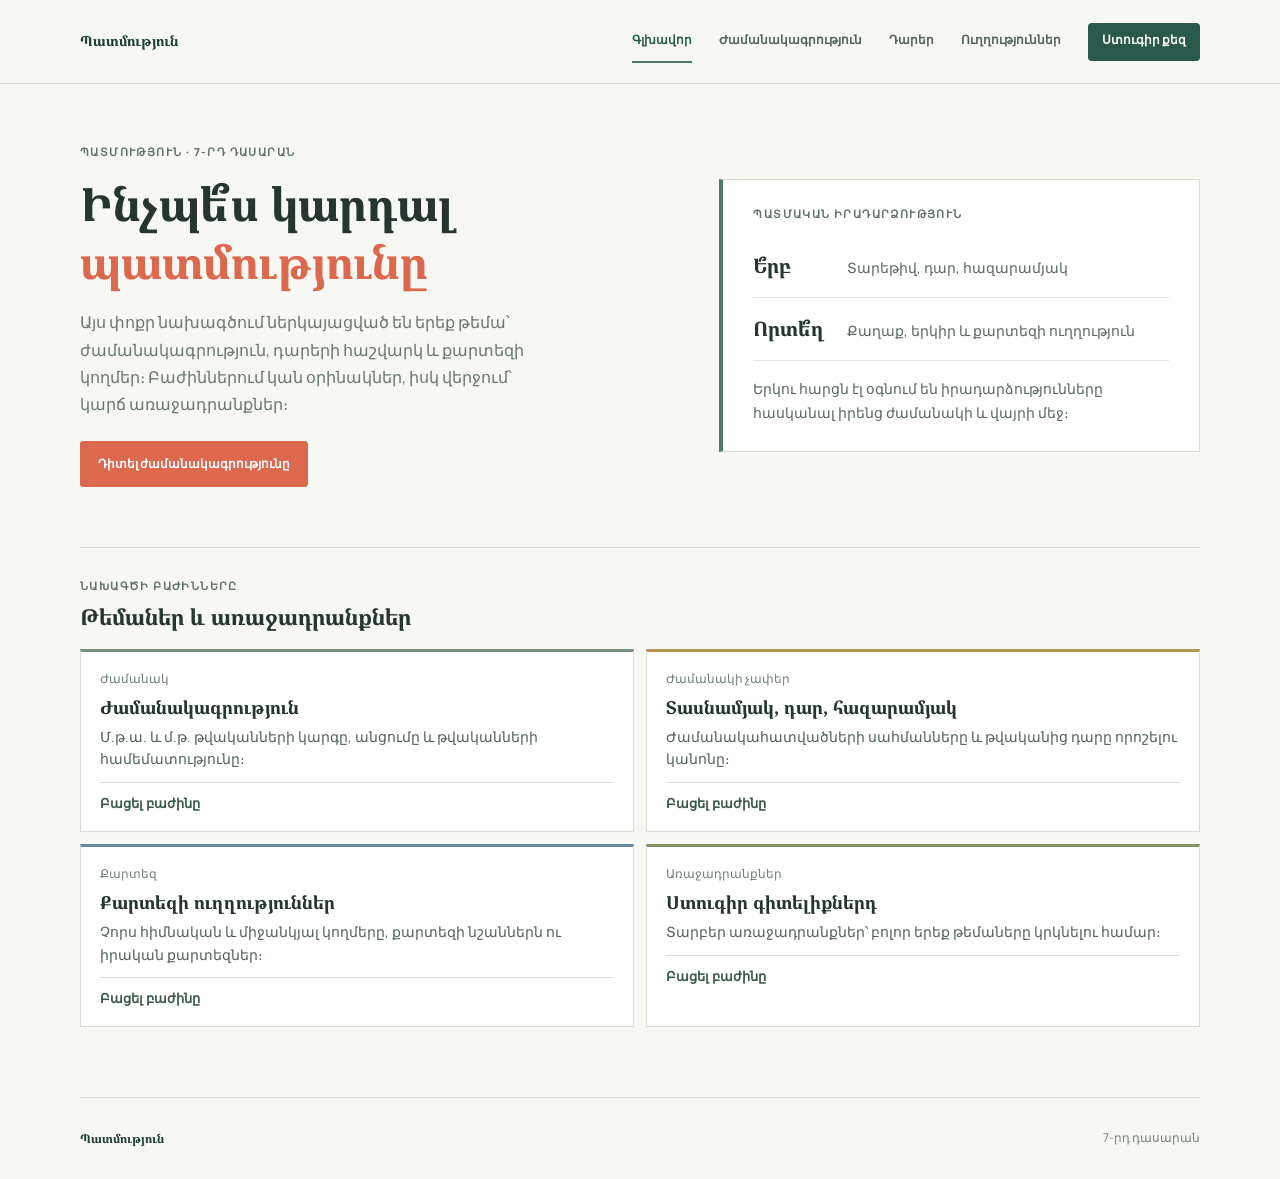
<file: index.html>
<!doctype html>
<html lang="hy">
<head>
	<meta charset="utf-8">
	<meta name="viewport" content="width=device-width, initial-scale=1">
	<meta name="theme-color" content="#f6f4ed">
		<title>Ժամանակագրություն և քարտեզ | Պատմություն, 7-րդ դասարան</title>
	<link rel="preconnect" href="https://fonts.googleapis.com">
	<link rel="preconnect" href="https://fonts.gstatic.com" crossorigin>
	<link href="https://fonts.googleapis.com/css2?family=Manrope:wght@400;500;600;700;800&family=Noto+Serif+Armenian:wght@500;600;700;800&display=swap" rel="stylesheet">
	<link rel="stylesheet" href="style.css">
	<script src="script.js" defer></script>
</head>
<body data-page="home">
	<header class="site-header">
		<a class="brand" href="index.html" aria-label="Պատմություն՝ գլխավոր էջ">Պատմություն</a>
		<nav class="main-nav" aria-label="Գլխավոր նավարկում">
			<a class="active" href="index.html" aria-current="page">Գլխավոր</a>
			<a href="time.html">Ժամանակագրություն</a>
			<a href="centuries.html">Դարեր</a>
			<a href="directions.html">Ուղղություններ</a>
			<a class="nav-quiz" href="practice.html">Ստուգիր քեզ</a>
		</nav>
	</header>
	<main>
		<section class="home-hero page-shell">
			<div class="hero-copy">
				<p class="eyebrow">ՊԱՏՄՈՒԹՅՈՒՆ · 7-ՐԴ ԴԱՍԱՐԱՆ</p>
				<h1>Ինչպե՞ս կարդալ<br><em>պատմությունը</em></h1>
				<p class="hero-intro">Այս փոքր նախագծում ներկայացված են երեք թեմա՝ ժամանակագրություն, դարերի հաշվարկ և քարտեզի կողմեր։ Բաժիններում կան օրինակներ, իսկ վերջում՝ կարճ առաջադրանքներ։</p>
				<a class="button button-primary" href="time.html">Դիտել ժամանակագրությունը</a>
			</div>
			<aside class="overview-panel" aria-label="Այս նախագծի հիմնական գաղափարները">
				<p class="eyebrow">ՊԱՏՄԱԿԱՆ ԻՐԱԴԱՐՁՈՒԹՅՈՒՆ</p>
				<div class="overview-question"><span>Ե՞րբ</span><p>Տարեթիվ, դար, հազարամյակ</p></div>
				<div class="overview-question"><span>Որտե՞ղ</span><p>Քաղաք, երկիր և քարտեզի ուղղություն</p></div>
				<p class="overview-note">Երկու հարցն էլ օգնում են իրադարձությունները հասկանալ իրենց ժամանակի և վայրի մեջ։</p>
			</aside>
		</section>
		<section class="learning-section page-shell" aria-labelledby="sections-title">
			<div class="section-heading"><div><p class="eyebrow">ՆԱԽԱԳԾԻ ԲԱԺԻՆՆԵՐԸ</p><h2 id="sections-title">Թեմաներ և առաջադրանքներ</h2></div></div>
			<div class="lesson-grid">
				<a class="lesson-card card-coral" href="time.html"><span class="section-label">Ժամանակ</span><h3>Ժամանակագրություն</h3><p>Մ.թ.ա. և մ.թ. թվականների կարգը, անցումը և թվականների համեմատությունը։</p><span class="card-link">Բացել բաժինը</span></a>
				<a class="lesson-card card-yellow" href="centuries.html"><span class="section-label">Ժամանակի չափեր</span><h3>Տասնամյակ, դար, հազարամյակ</h3><p>Ժամանակահատվածների սահմանները և թվականից դարը որոշելու կանոնը։</p><span class="card-link">Բացել բաժինը</span></a>
				<a class="lesson-card card-blue" href="directions.html"><span class="section-label">Քարտեզ</span><h3>Քարտեզի ուղղություններ</h3><p>Չորս հիմնական և միջանկյալ կողմերը, քարտեզի նշաններն ու իրական քարտեզներ։</p><span class="card-link">Բացել բաժինը</span></a>
				<a class="lesson-card card-green" href="practice.html"><span class="section-label">Առաջադրանքներ</span><h3>Ստուգիր գիտելիքներդ</h3><p>Տարբեր առաջադրանքներ՝ բոլոր երեք թեմաները կրկնելու համար։</p><span class="card-link">Բացել բաժինը</span></a>
			</div>
		</section>
	</main>
	<footer class="site-footer page-shell"><a class="brand footer-brand" href="index.html">Պատմություն</a><span>7-րդ դասարան</span></footer>
</body>
</html>
</file>
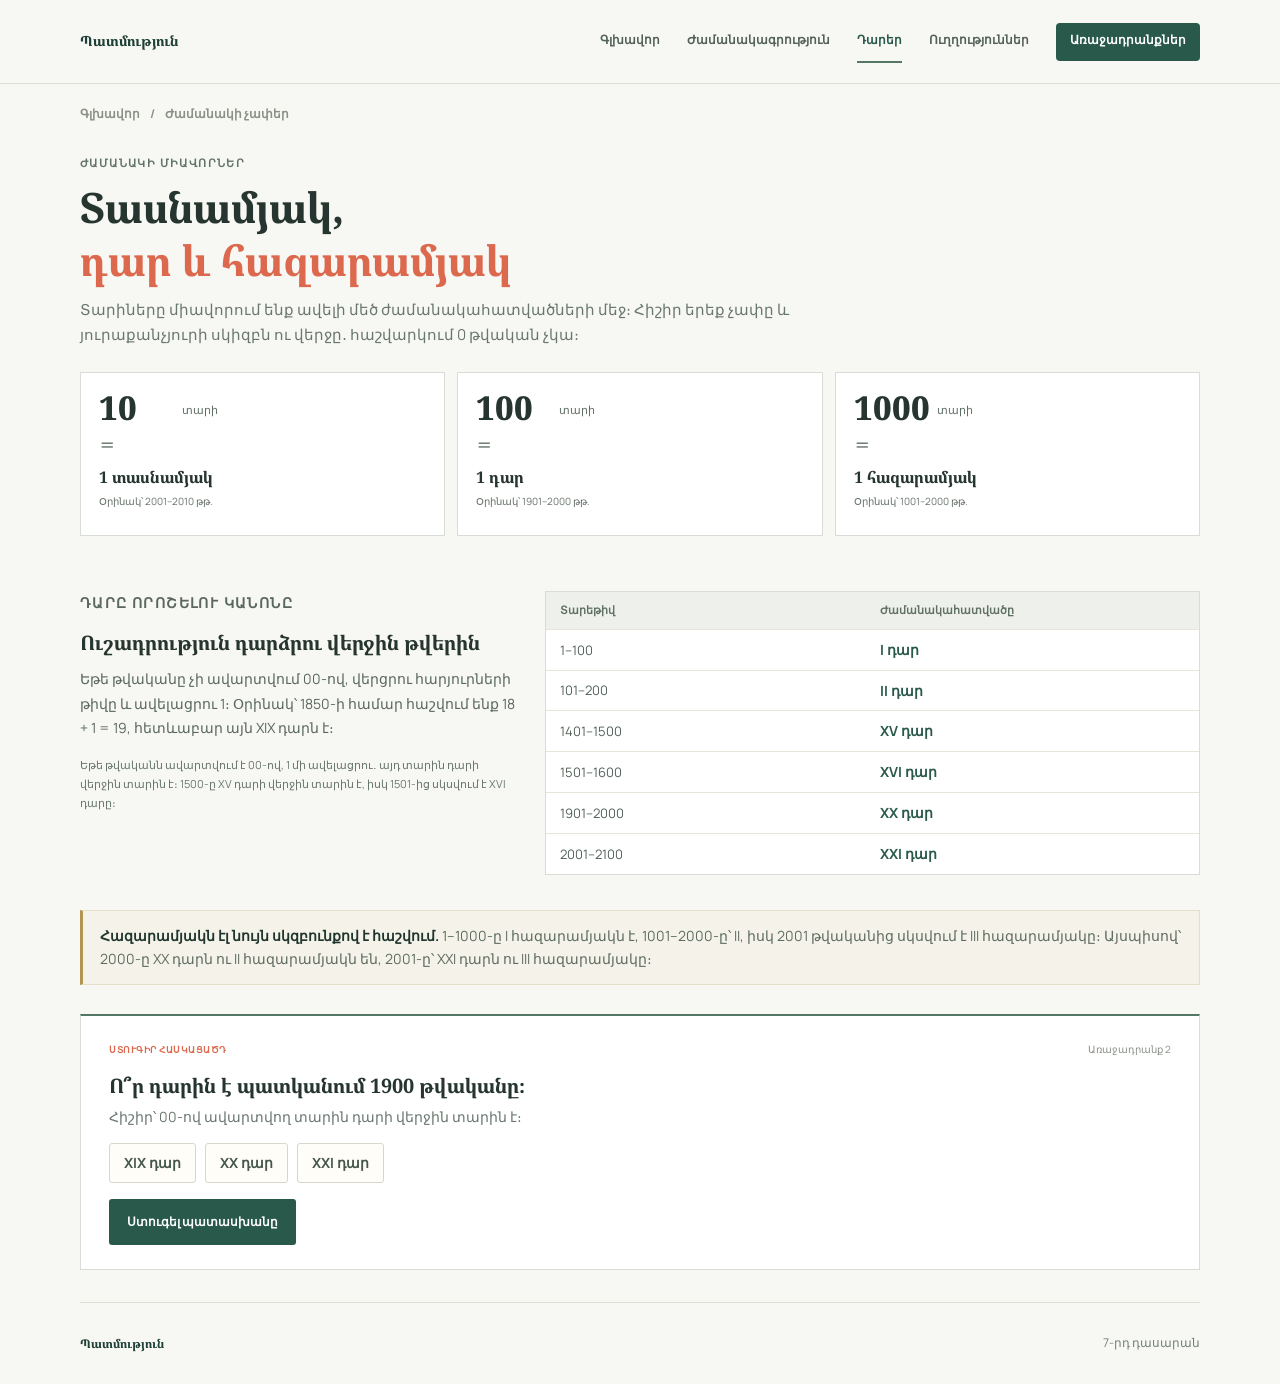
<file: centuries.html>
<!doctype html>
<html lang="hy">
<head>
  <meta charset="utf-8"><meta name="viewport" content="width=device-width, initial-scale=1"><meta name="theme-color" content="#f6f4ed">
  <title>Դար և հազարամյակ | Պատմություն, 7-րդ դասարան</title>
  <link rel="preconnect" href="https://fonts.googleapis.com"><link rel="preconnect" href="https://fonts.gstatic.com" crossorigin><link href="https://fonts.googleapis.com/css2?family=Manrope:wght@400;500;600;700;800&family=Noto+Serif+Armenian:wght@500;600;700;800&display=swap" rel="stylesheet">
  <link rel="stylesheet" href="style.css"><script src="script.js" defer></script>
</head>
<body data-page="centuries">
  <header class="site-header"><a class="brand" href="index.html">Պատմություն</a><nav class="main-nav" aria-label="Գլխավոր նավարկում"><a href="index.html">Գլխավոր</a><a href="time.html">Ժամանակագրություն</a><a class="active" href="centuries.html" aria-current="page">Դարեր</a><a href="directions.html">Ուղղություններ</a><a class="nav-quiz" href="practice.html">Առաջադրանքներ</a></nav></header>
  <main class="page-shell lesson-page"><div class="breadcrumb"><a href="index.html">Գլխավոր</a><span>/</span><span>Ժամանակի չափեր</span></div>
    <section class="lesson-intro"><div><p class="eyebrow">ԺԱՄԱՆԱԿԻ ՄԻԱՎՈՐՆԵՐ</p><h1>Տասնամյակ,<br><em>դար և հազարամյակ</em></h1><p>Տարիները միավորում ենք ավելի մեծ ժամանակահատվածների մեջ։ Հիշիր երեք չափը և յուրաքանչյուրի սկիզբն ու վերջը․ հաշվարկում 0 թվական չկա։</p></div></section>
    <section class="number-facts"><article class="number-fact"><span class="fact-number">10</span><span class="fact-unit">տարի</span><span class="fact-equals">=</span><h2>1 տասնամյակ</h2><p>Օրինակ՝ 2001–2010 թթ.</p></article><article class="number-fact"><span class="fact-number">100</span><span class="fact-unit">տարի</span><span class="fact-equals">=</span><h2>1 դար</h2><p>Օրինակ՝ 1901–2000 թթ.</p></article><article class="number-fact"><span class="fact-number">1000</span><span class="fact-unit">տարի</span><span class="fact-equals">=</span><h2>1 հազարամյակ</h2><p>Օրինակ՝ 1001–2000 թթ.</p></article></section>
    <section class="century-example"><div><p class="eyebrow">ԴԱՐԸ ՈՐՈՇԵԼՈՒ ԿԱՆՈՆԸ</p><h2>Ուշադրություն դարձրու վերջին թվերին</h2><p>Եթե թվականը չի ավարտվում 00-ով, վերցրու հարյուրների թիվը և ավելացրու 1։ Օրինակ՝ 1850-ի համար հաշվում ենք 18 + 1 = 19, հետևաբար այն XIX դարն է։</p><p>Եթե թվականն ավարտվում է 00-ով, 1 մի ավելացրու․ այդ տարին դարի վերջին տարին է։ 1500-ը XV դարի վերջին տարին է, իսկ 1501-ից սկսվում է XVI դարը։</p></div><div class="example-table"><div class="table-row table-head"><span>Տարեթիվ</span><span>Ժամանակահատվածը</span></div><div class="table-row"><span>1–100</span><b>I դար</b></div><div class="table-row"><span>101–200</span><b>II դար</b></div><div class="table-row"><span>1401–1500</span><b>XV դար</b></div><div class="table-row"><span>1501–1600</span><b>XVI դար</b></div><div class="table-row"><span>1901–2000</span><b>XX դար</b></div><div class="table-row"><span>2001–2100</span><b>XXI դար</b></div></div></section>
    <section class="tip-strip"><p><b>Հազարամյակն էլ նույն սկզբունքով է հաշվում.</b> 1–1000-ը I հազարամյակն է, 1001–2000-ը՝ II, իսկ 2001 թվականից սկսվում է III հազարամյակը։ Այսպիսով՝ 2000-ը XX դարն ու II հազարամյակն են, 2001-ը՝ XXI դարն ու III հազարամյակը։</p></section>
    <section class="quiz-panel" data-quiz><div class="quiz-heading"><span class="quiz-tag">ՍՏՈՒԳԻՐ ՀԱՍԿԱՑԱԾԴ</span><span class="quiz-count">Առաջադրանք 2</span></div><h2>Ո՞ր դարին է պատկանում 1900 թվականը։</h2><p class="quiz-prompt">Հիշիր՝ 00-ով ավարտվող տարին դարի վերջին տարին է։</p><div class="answer-options"><button class="answer-option" data-answer="XIX դար" aria-pressed="false">XIX դար</button><button class="answer-option" data-answer="XX դար" aria-pressed="false">XX դար</button><button class="answer-option" data-answer="XXI դար" aria-pressed="false">XXI դար</button></div><button class="button button-dark check-answer" data-correct="XIX դար" data-feedback="Ճիշտ է։ 1801–1900 թվականները XIX դարն են, ուստի 1900-ը դրա վերջին տարին է։">Ստուգել պատասխանը</button><p class="quiz-feedback" aria-live="polite"></p></section>
  </main><footer class="site-footer page-shell"><a class="brand footer-brand" href="index.html">Պատմություն</a><span>7-րդ դասարան</span></footer>
</body>
</html>
</file>
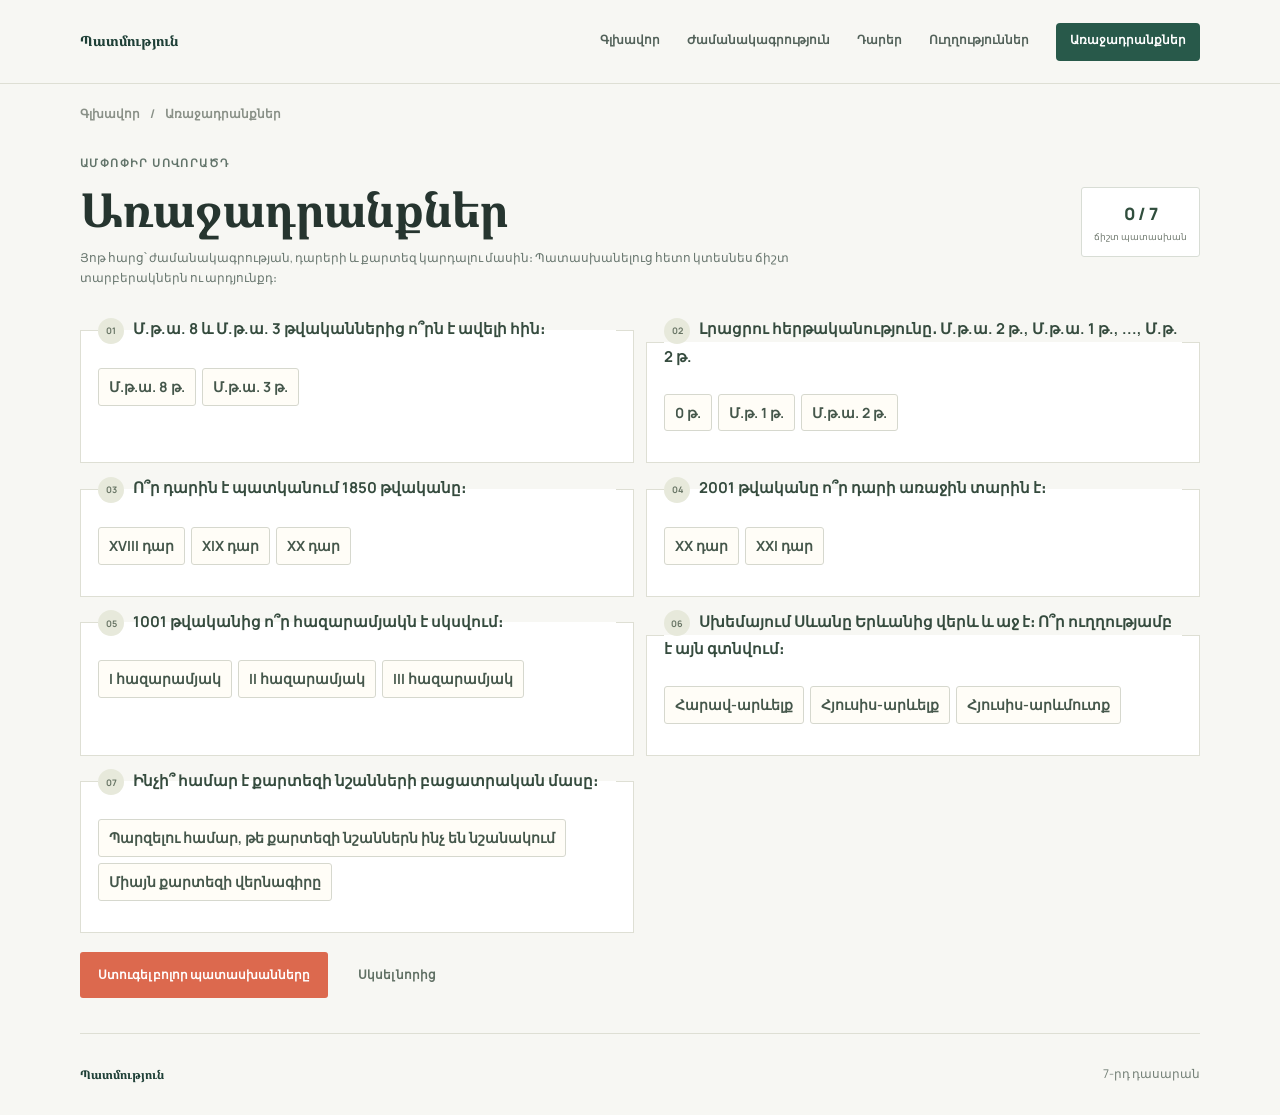
<file: practice.html>
<!doctype html>
<html lang="hy">
<head>
  <meta charset="utf-8"><meta name="viewport" content="width=device-width, initial-scale=1"><meta name="theme-color" content="#f6f4ed">
  <title>Առաջադրանքներ | Պատմություն, 7-րդ դասարան</title>
  <link rel="preconnect" href="https://fonts.googleapis.com"><link rel="preconnect" href="https://fonts.gstatic.com" crossorigin><link href="https://fonts.googleapis.com/css2?family=Manrope:wght@400;500;600;700;800&family=Noto+Serif+Armenian:wght@500;600;700;800&display=swap" rel="stylesheet">
  <link rel="stylesheet" href="style.css"><script src="script.js" defer></script>
</head>
<body data-page="practice">
  <header class="site-header"><a class="brand" href="index.html">Պատմություն</a><nav class="main-nav" aria-label="Գլխավոր նավարկում"><a href="index.html">Գլխավոր</a><a href="time.html">Ժամանակագրություն</a><a href="centuries.html">Դարեր</a><a href="directions.html">Ուղղություններ</a><a class="nav-quiz active" href="practice.html" aria-current="page">Առաջադրանքներ</a></nav></header>
  <main class="page-shell lesson-page practice-page"><div class="breadcrumb"><a href="index.html">Գլխավոր</a><span>/</span><span>Առաջադրանքներ</span></div>
    <section class="practice-intro"><div><p class="eyebrow">ԱՄՓՈՓԻՐ ՍՈՎՈՐԱԾԴ</p><h1>Առաջադրանքներ</h1><p>Յոթ հարց՝ ժամանակագրության, դարերի և քարտեզ կարդալու մասին։ Պատասխանելուց հետո կտեսնես ճիշտ տարբերակներն ու արդյունքդ։</p></div><div class="score-stamp"><span id="score-count">0 / 7</span><small>ճիշտ պատասխան</small></div></section>
    <form class="challenge-list" data-final-quiz>
      <fieldset class="challenge" data-answer="Մ.թ.ա. 8 թ."><legend><span>01</span> Մ.թ.ա. 8 և Մ.թ.ա. 3 թվականներից ո՞րն է ավելի հին։</legend><div class="answer-options"><label class="answer-option"><input type="radio" name="q1" value="Մ.թ.ա. 8 թ."><span>Մ.թ.ա. 8 թ.</span></label><label class="answer-option"><input type="radio" name="q1" value="Մ.թ.ա. 3 թ."><span>Մ.թ.ա. 3 թ.</span></label></div><p class="challenge-feedback" aria-live="polite"></p></fieldset>
      <fieldset class="challenge" data-answer="Մ.թ. 1 թ."><legend><span>02</span> Լրացրու հերթականությունը․ Մ.թ.ա. 2 թ., Մ.թ.ա. 1 թ., ..., Մ.թ. 2 թ.</legend><div class="answer-options"><label class="answer-option"><input type="radio" name="q2" value="0 թ."><span>0 թ.</span></label><label class="answer-option"><input type="radio" name="q2" value="Մ.թ. 1 թ."><span>Մ.թ. 1 թ.</span></label><label class="answer-option"><input type="radio" name="q2" value="Մ.թ.ա. 2 թ."><span>Մ.թ.ա. 2 թ.</span></label></div><p class="challenge-feedback" aria-live="polite"></p></fieldset>
      <fieldset class="challenge" data-answer="XIX դար"><legend><span>03</span> Ո՞ր դարին է պատկանում 1850 թվականը։</legend><div class="answer-options"><label class="answer-option"><input type="radio" name="q3" value="XVIII դար"><span>XVIII դար</span></label><label class="answer-option"><input type="radio" name="q3" value="XIX դար"><span>XIX դար</span></label><label class="answer-option"><input type="radio" name="q3" value="XX դար"><span>XX դար</span></label></div><p class="challenge-feedback" aria-live="polite"></p></fieldset>
      <fieldset class="challenge" data-answer="XXI դար"><legend><span>04</span> 2001 թվականը ո՞ր դարի առաջին տարին է։</legend><div class="answer-options"><label class="answer-option"><input type="radio" name="q4" value="XX դար"><span>XX դար</span></label><label class="answer-option"><input type="radio" name="q4" value="XXI դար"><span>XXI դար</span></label></div><p class="challenge-feedback" aria-live="polite"></p></fieldset>
      <fieldset class="challenge" data-answer="II հազարամյակ"><legend><span>05</span> 1001 թվականից ո՞ր հազարամյակն է սկսվում։</legend><div class="answer-options"><label class="answer-option"><input type="radio" name="q5" value="I հազարամյակ"><span>I հազարամյակ</span></label><label class="answer-option"><input type="radio" name="q5" value="II հազարամյակ"><span>II հազարամյակ</span></label><label class="answer-option"><input type="radio" name="q5" value="III հազարամյակ"><span>III հազարամյակ</span></label></div><p class="challenge-feedback" aria-live="polite"></p></fieldset>
      <fieldset class="challenge" data-answer="Հյուսիս-արևելք"><legend><span>06</span> Սխեմայում Սևանը Երևանից վերև և աջ է։ Ո՞ր ուղղությամբ է այն գտնվում։</legend><div class="answer-options"><label class="answer-option"><input type="radio" name="q6" value="Հարավ-արևելք"><span>Հարավ-արևելք</span></label><label class="answer-option"><input type="radio" name="q6" value="Հյուսիս-արևելք"><span>Հյուսիս-արևելք</span></label><label class="answer-option"><input type="radio" name="q6" value="Հյուսիս-արևմուտք"><span>Հյուսիս-արևմուտք</span></label></div><p class="challenge-feedback" aria-live="polite"></p></fieldset>
      <fieldset class="challenge" data-answer="Պարզելու համար, թե քարտեզի նշաններն ինչ են նշանակում"><legend><span>07</span> Ինչի՞ համար է քարտեզի նշանների բացատրական մասը։</legend><div class="answer-options"><label class="answer-option"><input type="radio" name="q7" value="Պարզելու համար, թե քարտեզի նշաններն ինչ են նշանակում"><span>Պարզելու համար, թե քարտեզի նշաններն ինչ են նշանակում</span></label><label class="answer-option"><input type="radio" name="q7" value="Միայն քարտեզի վերնագիրը"><span>Միայն քարտեզի վերնագիրը</span></label></div><p class="challenge-feedback" aria-live="polite"></p></fieldset>
      <div class="challenge-actions"><button class="button button-primary" type="submit">Ստուգել բոլոր պատասխանները</button><button class="button button-quiet" type="reset">Սկսել նորից</button></div><p class="final-message" aria-live="polite"></p>
    </form>
  </main><footer class="site-footer page-shell"><a class="brand footer-brand" href="index.html">Պատմություն</a><span>7-րդ դասարան</span></footer>
</body>
</html>
</file>
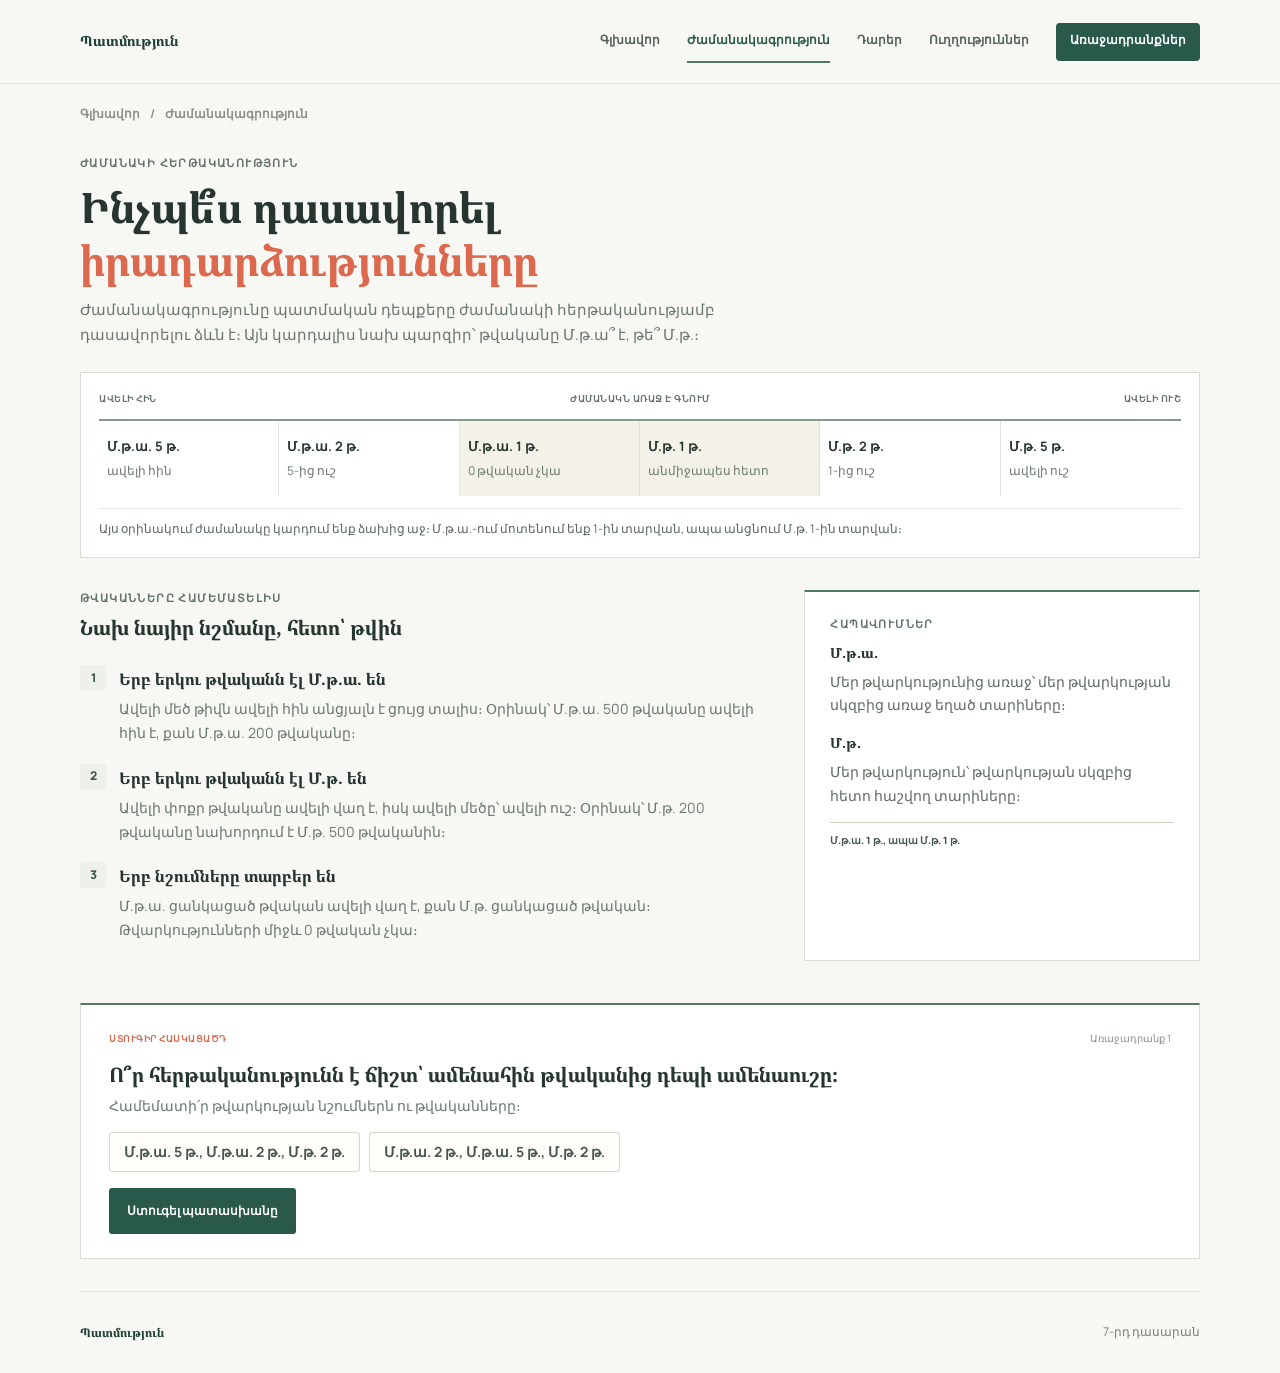
<file: time.html>
<!doctype html>
<html lang="hy">
<head>
  <meta charset="utf-8"><meta name="viewport" content="width=device-width, initial-scale=1"><meta name="theme-color" content="#f6f4ed">
  <title>Ժամանակագրություն | Պատմություն, 7-րդ դասարան</title>
  <link rel="preconnect" href="https://fonts.googleapis.com"><link rel="preconnect" href="https://fonts.gstatic.com" crossorigin><link href="https://fonts.googleapis.com/css2?family=Manrope:wght@400;500;600;700;800&family=Noto+Serif+Armenian:wght@500;600;700;800&display=swap" rel="stylesheet">
  <link rel="stylesheet" href="style.css"><script src="script.js" defer></script>
</head>
<body data-page="time">
  <header class="site-header"><a class="brand" href="index.html">Պատմություն</a><nav class="main-nav" aria-label="Գլխավոր նավարկում"><a href="index.html">Գլխավոր</a><a class="active" href="time.html" aria-current="page">Ժամանակագրություն</a><a href="centuries.html">Դարեր</a><a href="directions.html">Ուղղություններ</a><a class="nav-quiz" href="practice.html">Առաջադրանքներ</a></nav></header>
  <main class="page-shell lesson-page">
    <div class="breadcrumb"><a href="index.html">Գլխավոր</a><span>/</span><span>Ժամանակագրություն</span></div>
    <section class="lesson-intro"><div><p class="eyebrow">ԺԱՄԱՆԱԿԻ ՀԵՐԹԱԿԱՆՈՒԹՅՈՒՆ</p><h1>Ինչպե՞ս դասավորել<br><em>իրադարձությունները</em></h1><p>Ժամանակագրությունը պատմական դեպքերը ժամանակի հերթականությամբ դասավորելու ձևն է։ Այն կարդալիս նախ պարզիր՝ թվականը Մ.թ.ա՞ է, թե՞ Մ.թ.։</p></div></section>
    <section class="timeline-board" aria-label="Ժամանակագրական հերթականություն"><div class="timeline-heading"><span>ԱՎԵԼԻ ՀԻՆ</span><span>ԺԱՄԱՆԱԿՆ ԱՌԱՋ Է ԳՆՈՒՄ</span><span>ԱՎԵԼԻ ՈՒՇ</span></div><div class="timeline-sequence"><div class="timeline-date"><b>Մ.թ.ա. 5 թ.</b><small>ավելի հին</small></div><div class="timeline-date"><b>Մ.թ.ա. 2 թ.</b><small>5-ից ուշ</small></div><div class="timeline-date timeline-transition"><b>Մ.թ.ա. 1 թ.</b><small>0 թվական չկա</small></div><div class="timeline-date timeline-transition"><b>Մ.թ. 1 թ.</b><small>անմիջապես հետո</small></div><div class="timeline-date"><b>Մ.թ. 2 թ.</b><small>1-ից ուշ</small></div><div class="timeline-date"><b>Մ.թ. 5 թ.</b><small>ավելի ուշ</small></div></div><p class="timeline-reading">Այս օրինակում ժամանակը կարդում ենք ձախից աջ։ Մ.թ.ա.-ում մոտենում ենք 1-ին տարվան, ապա անցնում Մ.թ. 1-ին տարվան։</p></section>
    <section class="lesson-columns"><article class="lesson-copy"><p class="eyebrow">ԹՎԱԿԱՆՆԵՐԸ ՀԱՄԵՄԱՏԵԼԻՍ</p><h2>Նախ նայիր նշմանը, հետո՝ թվին</h2><div class="rule-row"><span class="rule-mark rule-old">1</span><div><h3>Երբ երկու թվականն էլ Մ.թ.ա. են</h3><p>Ավելի մեծ թիվն ավելի հին անցյալն է ցույց տալիս։ Օրինակ՝ Մ.թ.ա. 500 թվականը ավելի հին է, քան Մ.թ.ա. 200 թվականը։</p></div></div><div class="rule-row"><span class="rule-mark rule-new">2</span><div><h3>Երբ երկու թվականն էլ Մ.թ. են</h3><p>Ավելի փոքր թվականը ավելի վաղ է, իսկ ավելի մեծը՝ ավելի ուշ։ Օրինակ՝ Մ.թ. 200 թվականը նախորդում է Մ.թ. 500 թվականին։</p></div></div><div class="rule-row"><span class="rule-mark rule-new">3</span><div><h3>Երբ նշումները տարբեր են</h3><p>Մ.թ.ա. ցանկացած թվական ավելի վաղ է, քան Մ.թ. ցանկացած թվական։ Թվարկությունների միջև 0 թվական չկա։</p></div></div></article><aside class="remember-note"><p class="eyebrow">ՀԱՊԱՎՈՒՄՆԵՐ</p><h3>Մ.թ.ա.</h3><p>Մեր թվարկությունից առաջ՝ մեր թվարկության սկզբից առաջ եղած տարիները։</p><h3>Մ.թ.</h3><p>Մեր թվարկություն՝ թվարկության սկզբից հետո հաշվող տարիները։</p><div class="no-zero">Մ.թ.ա. 1 թ., ապա Մ.թ. 1 թ.</div></aside></section>
    <section class="quiz-panel" data-quiz><div class="quiz-heading"><span class="quiz-tag">ՍՏՈՒԳԻՐ ՀԱՍԿԱՑԱԾԴ</span><span class="quiz-count">Առաջադրանք 1</span></div><h2>Ո՞ր հերթականությունն է ճիշտ՝ ամենահին թվականից դեպի ամենաուշը։</h2><p class="quiz-prompt">Համեմատի՛ր թվարկության նշումներն ու թվականները։</p><div class="answer-options"><button class="answer-option" data-answer="Մ.թ.ա. 5 թ., Մ.թ.ա. 2 թ., Մ.թ. 2 թ." aria-pressed="false">Մ.թ.ա. 5 թ., Մ.թ.ա. 2 թ., Մ.թ. 2 թ.</button><button class="answer-option" data-answer="Մ.թ.ա. 2 թ., Մ.թ.ա. 5 թ., Մ.թ. 2 թ." aria-pressed="false">Մ.թ.ա. 2 թ., Մ.թ.ա. 5 թ., Մ.թ. 2 թ.</button></div><button class="button button-dark check-answer" data-correct="Մ.թ.ա. 5 թ., Մ.թ.ա. 2 թ., Մ.թ. 2 թ." data-feedback="Ճիշտ է։ Մ.թ.ա. 5 թվականն ավելի հին է, իսկ Մ.թ. 2 թվականը հաջորդում է Մ.թ.ա. տարիներին։">Ստուգել պատասխանը</button><p class="quiz-feedback" aria-live="polite"></p></section>
  </main><footer class="site-footer page-shell"><a class="brand footer-brand" href="index.html">Պատմություն</a><span>7-րդ դասարան</span></footer>
</body>
</html>
</file>
<file: style.css>
:root { color-scheme: light; --paper: #f6f4ed; --ink: #20352e; --muted: #69776f; --line: #dedfd4; --forest: #28594a; --forest-dark: #1f4037; --coral: #dc694e; --yellow: #efbd51; --blue: #7bb9c8; --green: #89a86d; --serif: "Noto Serif Armenian", Georgia, serif; --sans: "Manrope", "Noto Sans Armenian", sans-serif; }
* { box-sizing: border-box; }
html { scroll-behavior: smooth; }
body { margin: 0; background-color: var(--paper); background-image: radial-gradient(#c9c4b5 0.45px, transparent 0.45px); background-size: 7px 7px; color: var(--ink); font-family: var(--sans); font-size: 15px; line-height: 1.7; }
a { color: inherit; text-decoration: none; } button { font: inherit; }
.page-shell { width: min(1120px, calc(100% - 64px)); margin-inline: auto; }
.site-header { min-height: 84px; padding: 12px max(32px, calc((100vw - 1120px) / 2)); display: flex; align-items: center; justify-content: space-between; gap: 28px; border-bottom: 1px solid var(--line); background: rgba(246, 244, 237, .94); }
.brand { display: inline-flex; flex: 0 0 auto; align-items: center; gap: 10px; color: var(--forest-dark); font-family: var(--serif); font-size: 14px; font-weight: 700; line-height: 1.3; }
.brand-mark { width: 36px; height: 36px; display: grid; place-items: center; border: 1px solid var(--forest); border-radius: 50%; font-size: 20px; }
.main-nav { display: flex; align-items: center; gap: 27px; color: #526159; font-size: 12px; font-weight: 700; }
.main-nav a { min-height: 42px; display: inline-flex; align-items: center; border-bottom: 2px solid transparent; transition: color .18s ease, border-color .18s ease; }
.main-nav a:hover, .main-nav a.active:not(.nav-quiz) { color: var(--forest); border-color: var(--coral); }.main-nav .nav-quiz { min-height: 38px; gap: 9px; padding: 0 14px; border-radius: 4px; background: var(--forest); color: white; }.main-nav .nav-quiz:hover, .button-dark:hover { background: var(--forest-dark); }.nav-quiz span { font-size: 16px; }
.home-hero { min-height: 495px; display: grid; grid-template-columns: .88fr 1.12fr; align-items: center; gap: 52px; padding-block: 52px 58px; }.hero-copy { max-width: 470px; padding-block: 12px; }
.eyebrow { margin: 0 0 13px; color: #62746a; font-size: 10px; font-weight: 800; letter-spacing: 1.4px; line-height: 1.5; }.eyebrow-dot { width: 8px; height: 8px; display: inline-block; margin-right: 7px; border-radius: 50%; background: var(--coral); }
h1, h2, h3, p { margin-top: 0; } h1, h2, h3 { text-wrap: balance; }
.hero-copy h1, .lesson-intro h1, .practice-intro h1 { margin: 0 0 19px; font-family: var(--serif); font-size: clamp(38px, 4.3vw, 55px); font-weight: 700; line-height: 1.27; } h1 em { color: var(--coral); font-style: normal; }
.hero-intro { max-width: 435px; margin-bottom: 23px; color: var(--muted); font-size: 14px; }.button { min-height: 46px; display: inline-flex; align-items: center; justify-content: center; gap: 18px; padding: 0 18px; border: 0; border-radius: 3px; cursor: pointer; font-size: 12px; font-weight: 800; transition: background .18s ease, transform .18s ease; }.button:hover { transform: translateY(-2px); }.button-primary { background: var(--coral); color: #fff; }.button-primary:hover { background: #c7543d; }.button-primary span, .button-dark span { font-size: 18px; }
.hero-meta { display: flex; align-items: center; gap: 10px; margin-top: 24px; color: #788279; font-size: 10px; font-weight: 700; }.meta-icon { color: var(--coral); font-size: 17px; }.meta-divider { width: 1px; height: 15px; margin-inline: 3px; background: #c6c8bd; }
.hero-art { min-height: 360px; position: relative; overflow: hidden; border: 1px solid #ded5bd; border-radius: 4px; background: linear-gradient(154deg, #f6d694 0%, #efd5a3 47%, #c6ded0 47.2%, #aacbbc 100%); }.art-caption { position: absolute; z-index: 4; inset: 18px 20px auto; display: flex; justify-content: space-between; color: #526159; font-size: 9px; font-weight: 800; letter-spacing: 1px; text-transform: uppercase; }.art-sun { width: 88px; height: 88px; position: absolute; top: 60px; right: 90px; border: 1px solid rgba(132, 93, 48, .22); border-radius: 50%; background: #ebaa5c; }.art-horizon { height: 115px; position: absolute; right: -10%; bottom: 49px; left: -10%; border-top: 1px solid rgba(68, 94, 73, .27); border-radius: 50% 50% 0 0; background: linear-gradient(165deg, #789d6e, #456e5a); }
.ruin { position: absolute; z-index: 2; bottom: 115px; display: flex; align-items: flex-end; justify-content: center; gap: 6px; width: 110px; height: 94px; padding: 0 12px 12px; border-bottom: 9px solid #8f6642; background: #d7b785; box-shadow: inset 0 -8px #bb9563; }.ruin::before { height: 13px; position: absolute; top: -12px; right: -8px; left: -8px; border: 4px solid #8f6642; background: #dfc28f; content: ""; }.ruin i { width: 12px; height: 48px; border: 2px solid #98764d; background: repeating-linear-gradient(0deg, #cfb17e 0 7px, #96734b 8px 10px); }.ruin b { width: 19px; height: 38px; position: absolute; bottom: 10px; left: 45px; border: 3px solid #8f6642; border-bottom: 0; border-radius: 14px 14px 0 0; background: #d3b17c; }.ruin-one { left: 14%; transform: scale(.82); }.ruin-two { left: 42%; bottom: 123px; transform: scale(1.05); }.ruin-two::after { width: 3px; height: 52px; position: absolute; top: -60px; left: 52%; background: #8c6943; content: ""; }
.modern-tower { width: 36px; height: 126px; position: absolute; z-index: 1; right: 15%; bottom: 90px; border: 1px solid #597a82; background: repeating-linear-gradient(90deg, #a8c9ca 0 9px, #729ca3 10px 12px); clip-path: polygon(25% 0, 77% 0, 100% 100%, 0 100%); }.modern-tower i { width: 4px; height: 5px; position: absolute; bottom: 20px; left: 10px; background: #507984; box-shadow: 10px -20px #507984, 1px -36px #507984, 11px -53px #507984, 2px -71px #507984, 12px -87px #507984; }.modern-tower i:nth-child(2) { left: 21px; bottom: 13px; }.modern-tower i:nth-child(3) { left: 15px; bottom: 106px; }.hero-timeline { position: absolute; z-index: 3; right: 24px; bottom: 24px; left: 24px; display: flex; align-items: center; gap: 10px; color: #27463a; font-size: 9px; font-weight: 800; }.hero-timeline i { height: 2px; flex: 1; background: rgba(38, 70, 57, .6); }.hero-timeline b { width: 8px; height: 8px; margin-inline: -14px; border: 2px solid #f1e5c9; border-radius: 50%; background: var(--coral); }.art-stamp { position: absolute; z-index: 3; top: 92px; left: 23px; color: #355247; font-size: 8px; font-weight: 800; letter-spacing: 1px; line-height: 1.6; }
.learning-section { padding-block: 32px 70px; border-top: 1px solid var(--line); }.section-heading { display: flex; align-items: end; justify-content: space-between; gap: 20px; margin-bottom: 22px; }.section-heading .eyebrow { margin-bottom: 5px; }.section-heading h2 { margin-bottom: 0; font-family: var(--serif); font-size: 25px; line-height: 1.5; }.section-index { color: #899087; font-size: 10px; font-weight: 800; letter-spacing: 1px; }
.lesson-grid { display: grid; grid-template-columns: repeat(4, minmax(0, 1fr)); border: 1px solid var(--line); }.lesson-card { min-height: 224px; position: relative; padding: 19px 18px 17px; border-right: 1px solid rgba(32, 53, 46, .12); transition: transform .2s ease, filter .2s ease; }.lesson-card:last-child { border-right: 0; }.lesson-card:hover { z-index: 1; transform: translateY(-4px); filter: saturate(1.08); }.card-coral { background: #f0d4c7; }.card-yellow { background: #eedfae; }.card-blue { background: #d2e4df; }.card-green { background: #d5e0c8; }.lesson-number { position: absolute; top: 16px; right: 17px; color: rgba(32, 53, 46, .55); font-size: 10px; font-weight: 800; }.lesson-symbol { width: 41px; height: 41px; display: grid; place-items: center; margin-bottom: 14px; border: 1px solid rgba(32, 53, 46, .3); border-radius: 50%; color: var(--forest); font-size: 22px; }.symbol-clock { color: #b9533d; }.symbol-columns { color: #907228; }.symbol-compass { color: #3c7883; }.symbol-pencil { color: #587b46; }.lesson-card h3 { max-width: 210px; margin-bottom: 7px; font-family: var(--serif); font-size: 16px; line-height: 1.5; }.lesson-card p { min-height: 43px; margin-bottom: 10px; color: #526159; font-size: 11px; line-height: 1.65; }.card-link { display: flex; align-items: center; justify-content: space-between; border-top: 1px solid rgba(32, 53, 46, .18); padding-top: 9px; font-size: 10px; font-weight: 800; }.card-link b { font-size: 15px; }
.quick-fact { min-height: 142px; display: grid; grid-template-columns: 46px 1fr 42px; align-items: center; gap: 20px; margin-bottom: 64px; padding: 23px 26px; border-left: 4px solid var(--coral); background: #e5e7d9; }.fact-icon { width: 37px; height: 37px; display: grid; place-items: center; border-radius: 50%; background: #d6775e; color: white; font-family: var(--serif); font-size: 21px; font-weight: 800; }.quick-fact .eyebrow { margin-bottom: 4px; }.quick-fact h2 { margin-bottom: 4px; font-family: var(--serif); font-size: 17px; line-height: 1.6; }.quick-fact p:last-child { margin-bottom: 0; color: #67736a; font-size: 11px; }.quick-fact > a { width: 38px; height: 38px; display: grid; place-items: center; border: 1px solid #a5ad9b; border-radius: 50%; font-size: 19px; }
.site-footer { min-height: 82px; display: flex; align-items: center; justify-content: space-between; border-top: 1px solid var(--line); color: #748077; font-size: 10px; }.footer-brand { font-size: 12px; }.footer-brand .brand-mark { width: 29px; height: 29px; font-size: 16px; }
.lesson-page { padding-top: 20px; }.breadcrumb { display: flex; gap: 10px; margin-bottom: 31px; color: #899087; font-size: 10px; font-weight: 700; }.breadcrumb a:hover { color: var(--forest); }.lesson-intro { min-height: 190px; display: flex; align-items: center; justify-content: space-between; gap: 25px; margin-bottom: 30px; }.lesson-intro > div:first-child { max-width: 730px; }.lesson-intro .eyebrow { margin-bottom: 8px; }.lesson-intro h1 { margin-bottom: 10px; font-size: clamp(34px, 4vw, 47px); }.lesson-intro > div > p:last-child { max-width: 730px; margin-bottom: 0; color: var(--muted); font-size: 13px; }.lesson-badge { width: 116px; height: 116px; display: flex; flex: 0 0 auto; flex-direction: column; align-items: center; justify-content: center; gap: 3px; border-radius: 50%; color: var(--ink); text-align: center; transform: rotate(5deg); }.lesson-badge > span { font-size: 32px; line-height: 1; }.lesson-badge small { font-size: 9px; font-weight: 800; line-height: 1.5; }.badge-coral { background: #efc0ae; }.badge-yellow { background: #edda99; }.badge-blue { background: #c7e0e3; }
.timeline-board { position: relative; min-height: 235px; padding: 27px 29px 18px; border: 1px solid #dcd9ca; background: #fffdf7; }.era-label { position: absolute; top: 20px; display: grid; gap: 2px; }.era-label span { color: var(--forest-dark); font-family: var(--serif); font-size: 15px; font-weight: 800; }.era-label small { color: #899087; font-size: 9px; }.era-bc { left: 29px; }.era-ad { right: 29px; text-align: right; }.timeline-track { height: 27px; position: relative; margin: 86px 16px 15px; }.timeline-track > span { height: 7px; position: absolute; top: 10px; }.line-bc { right: 50%; left: 0; background: var(--coral); }.line-ad { right: 0; left: 50%; background: #4394a0; }.line-bc::before, .line-ad::after { width: 0; height: 0; position: absolute; top: -8px; border-top: 12px solid transparent; border-bottom: 12px solid transparent; content: ""; }.line-bc::before { left: -7px; border-right: 17px solid var(--coral); }.line-ad::after { right: -7px; border-left: 17px solid #4394a0; }.timeline-pin { width: 5px; height: 25px; position: absolute; top: 1px; z-index: 1; border-radius: 3px; background: var(--ink); }.pin-1 { left: 12%; }.pin-2 { left: 34%; }.pin-3 { left: 49.5%; }.pin-4 { left: 66%; }.pin-5 { left: 79%; }.pin-6 { left: 93%; }.timeline-years { display: flex; justify-content: space-between; gap: 8px; margin-inline: 1%; text-align: center; }.timeline-years span { min-width: 65px; display: grid; gap: 1px; }.timeline-years b { color: #43574c; font-size: 10px; }.timeline-years small { color: #92968b; font-size: 9px; }.timeline-years .year-zero b { color: var(--coral); }.timeline-note { display: flex; justify-content: space-between; margin-top: 15px; color: #68766d; font-size: 9px; font-weight: 700; }
.lesson-columns { display: grid; grid-template-columns: 1.4fr .8fr; gap: 50px; padding-block: 45px; }.lesson-copy > .eyebrow { margin-bottom: 6px; }.lesson-copy > h2, .century-example h2 { margin-bottom: 22px; font-family: var(--serif); font-size: 23px; line-height: 1.5; }.rule-row { display: grid; grid-template-columns: 43px 1fr; gap: 15px; margin-bottom: 19px; }.rule-mark { width: 40px; height: 40px; display: grid; place-items: center; border-radius: 50%; font-size: 20px; font-weight: 800; }.rule-old { background: #f0d4c7; color: #bb523a; }.rule-new { background: #d1e5df; color: #327e6c; }.rule-row h3 { margin: 1px 0 4px; font-family: var(--serif); font-size: 15px; }.rule-row p { margin-bottom: 0; color: var(--muted); font-size: 11px; }.remember-note { padding: 24px 25px; border-top: 3px solid var(--yellow); background: #ece8d6; }.note-spark { color: #bf8e29; font-size: 22px; }.remember-note .eyebrow { margin: 2px 0 8px; }.remember-note h3 { margin-bottom: 5px; font-family: var(--serif); font-size: 19px; }.remember-note p:not(.eyebrow) { color: #5f6b61; font-size: 11px; }.no-zero { display: flex; align-items: center; gap: 9px; padding-top: 9px; border-top: 1px solid #d3cfbd; color: #43564a; font-family: var(--serif); font-size: 12px; font-weight: 800; }.no-zero b { color: var(--coral); font-size: 18px; }
.quiz-panel { margin-block: 10px 32px; padding: 25px 28px 24px; border: 1px solid var(--line); border-top: 3px solid var(--forest); background: rgba(255, 253, 247, .82); }.quiz-heading { display: flex; justify-content: space-between; align-items: center; margin-bottom: 12px; }.quiz-tag { color: var(--coral); font-size: 9px; font-weight: 800; letter-spacing: 1.4px; }.quiz-count { color: #8a9187; font-size: 10px; }.quiz-panel h2 { margin-bottom: 3px; font-family: var(--serif); font-size: 19px; line-height: 1.6; }.quiz-prompt { margin-bottom: 14px; color: var(--muted); font-size: 11px; }.answer-options { display: flex; flex-wrap: wrap; gap: 9px; margin-bottom: 16px; }.answer-option { min-height: 40px; display: inline-flex; align-items: center; justify-content: center; padding: 7px 14px; border: 1px solid #d6d8ce; border-radius: 3px; background: #fffdf7; color: #45574b; cursor: pointer; font-size: 11px; font-weight: 700; transition: border-color .15s ease, background .15s ease, color .15s ease; }.answer-option:hover { border-color: var(--forest); }.answer-option[aria-pressed="true"] { border-color: var(--forest); background: #dce8dc; color: var(--forest-dark); box-shadow: inset 0 0 0 1px var(--forest); }.button-dark { background: var(--forest); color: #fff; }.quiz-feedback { min-height: 0; margin: 7px 0 0; font-size: 11px; font-weight: 800; }.quiz-feedback:empty { display: none; }.feedback-correct { color: #34734e; }.feedback-wrong { color: #ba503b; }.feedback-neutral { color: #887333; }.lesson-next { display: flex; justify-content: space-between; gap: 20px; margin-bottom: 34px; padding-block: 15px; border-top: 1px solid var(--line); color: var(--forest); font-size: 11px; font-weight: 800; }.lesson-next a:hover, .finish-note a:hover { color: var(--coral); }
.number-facts { display: grid; grid-template-columns: repeat(3, 1fr); margin-block: 8px 45px; border: 1px solid var(--line); }.number-fact { min-height: 230px; position: relative; overflow: hidden; padding: 20px 22px; border-right: 1px solid var(--line); }.number-fact:last-child { border-right: 0; }.number-fact:nth-child(1) { background: #f0d7c8; }.number-fact:nth-child(2) { background: #eddfad; }.number-fact:nth-child(3) { background: #d7e2ce; }.fact-number { display: block; font-family: var(--serif); font-size: 41px; font-weight: 800; line-height: 1.2; }.fact-unit { position: absolute; top: 35px; left: 106px; color: #617067; font-size: 11px; }.fact-equals { color: #637267; font-size: 22px; }.number-fact h2 { margin: -1px 0 2px; font-family: var(--serif); font-size: 16px; }.number-fact p { color: #647168; font-size: 10px; }.mini-blocks { position: absolute; right: 20px; bottom: 16px; width: 98px; height: 38px; opacity: .7; background: repeating-linear-gradient(90deg, #a95440 0 6px, transparent 6px 9px); }.hundred-blocks { width: 80px; height: 53px; background: repeating-linear-gradient(90deg, #9b762b 0 6px, transparent 6px 9px), repeating-linear-gradient(0deg, transparent 0 9px, #9b762b 9px 12px); }.thousand-blocks { width: 63px; height: 63px; border: 2px solid #587746; background: repeating-linear-gradient(90deg, #728f5f 0 6px, transparent 6px 9px), repeating-linear-gradient(0deg, transparent 0 8px, #728f5f 8px 11px); }.century-example { display: grid; grid-template-columns: .8fr 1.2fr; align-items: center; gap: 60px; padding-block: 10px 35px; }.century-example h2 { margin-bottom: 8px; }.century-example > div:first-child > p:last-child { color: var(--muted); font-size: 11px; }.example-table { border: 1px solid var(--line); background: #fffdf7; }.table-row { min-height: 43px; display: grid; grid-template-columns: 1fr 1fr; align-items: center; gap: 16px; padding: 8px 14px; border-bottom: 1px solid #e6e4db; color: #526159; font-size: 11px; }.table-row:last-child { border-bottom: 0; }.table-row b { color: var(--forest); font-size: 12px; }.table-head { min-height: 38px; background: #e2e8dc; color: #607064; font-size: 9px; font-weight: 800; }.tip-strip { display: flex; align-items: center; gap: 14px; margin-bottom: 29px; padding: 13px 17px; border-left: 3px solid var(--yellow); background: #ece8d6; }.tip-icon { width: 28px; height: 28px; display: grid; flex: 0 0 auto; place-items: center; border: 1px solid #b9923f; border-radius: 50%; color: #9d7622; font-weight: 800; }.tip-strip p { margin: 0; color: #5e6c60; font-size: 11px; }.tip-strip b { color: var(--ink); }
.map-lesson { display: grid; grid-template-columns: .78fr 1.22fr; gap: 18px; margin-bottom: 34px; }.compass-panel, .map-panel { min-height: 340px; padding: 20px; border: 1px solid var(--line); background: #e0ebdf; }.map-panel { background: #e8ebd3; }.compass { width: 220px; height: 220px; position: relative; margin: 5px auto 10px; border: 7px double #386174; border-radius: 50%; background: radial-gradient(circle, #f6f4ed 0 5px, #386174 6px 9px, transparent 10px), repeating-conic-gradient(from 0deg, rgba(56, 97, 116, .17) 0deg 1deg, transparent 1deg 45deg), #e7f0eb; }.compass-label { position: absolute; z-index: 2; color: #355f61; font-size: 10px; font-weight: 800; }.compass-label.north { top: -25px; left: 50%; transform: translateX(-50%); }.compass-label.south { bottom: -25px; left: 50%; transform: translateX(-50%); }.compass-label.east { top: 50%; right: -60px; transform: translateY(-50%); }.compass-label.west { top: 50%; left: -62px; transform: translateY(-50%); }.compass-arrow { position: absolute; color: #dc694e; font-size: 27px; font-style: normal; }.arrow-n { top: 22px; left: 97px; }.arrow-e { top: 91px; right: 19px; transform: rotate(90deg); }.arrow-s { bottom: 19px; left: 97px; transform: rotate(180deg); }.arrow-w { top: 91px; left: 18px; transform: rotate(-90deg); }.compass-center { position: absolute; top: 50%; left: 50%; z-index: 2; color: var(--forest-dark); font-family: var(--serif); font-size: 10px; font-weight: 800; transform: translate(-50%, -50%); }.compass-key { display: flex; justify-content: center; flex-wrap: wrap; gap: 5px 12px; color: #586a60; font-size: 9px; font-weight: 700; }
.map-topline { display: flex; align-items: start; justify-content: space-between; gap: 10px; }.map-topline span { color: #677363; font-size: 9px; }.illustrated-map { height: 236px; position: relative; overflow: hidden; border: 1px solid rgba(77, 112, 69, .2); border-radius: 47% 40% 45% 38% / 35% 49% 39% 52%; background: radial-gradient(ellipse at 15% 28%, #aecb81 0 14%, transparent 14.5%), radial-gradient(ellipse at 73% 83%, #b1c784 0 17%, transparent 17.5%), radial-gradient(ellipse at 55% 37%, #d5dd9e 0 18%, transparent 18.5%), linear-gradient(148deg, #a6c77e, #d0d990 55%, #b3c884); }.illustrated-map::before, .illustrated-map::after { position: absolute; inset: 20% 4%; border: 2px solid rgba(238, 229, 173, .8); border-radius: 48%; content: ""; transform: rotate(-27deg); }.illustrated-map::after { inset: 37% 8%; transform: rotate(24deg); }.map-river { position: absolute; z-index: 1; width: 165px; height: 75px; border: 5px solid #71b9c5; border-color: transparent transparent #71b9c5 transparent; border-radius: 50%; transform: rotate(-40deg); }.river-one { top: 85px; left: -28px; }.river-two { top: -6px; right: 32px; transform: rotate(43deg); }.map-lake { width: 59px; height: 40px; position: absolute; top: 26px; right: 46px; z-index: 2; border: 2px solid #e8e4be; border-radius: 52% 38% 45% 52%; background: #57adbf; transform: rotate(19deg); }.map-city-dot { width: 17px; height: 17px; position: absolute; top: 125px; left: 42%; z-index: 3; border: 3px solid #fff1d2; border-radius: 50%; background: var(--coral); box-shadow: 0 0 0 4px rgba(220, 105, 78, .22); }.map-town { position: absolute; z-index: 3; color: #365441; font-size: 9px; font-weight: 800; }.town-sevan { top: 55px; right: 27px; }.town-yerevan { top: 122px; left: 46%; }.town-ararat { bottom: 36px; left: 30%; }.map-mountain { position: absolute; z-index: 1; color: #77925d; font-size: 23px; }.mountain-one { top: 28px; left: 17%; }.mountain-two { right: 19%; bottom: 43px; color: #71895b; }.mountain-three { top: 94px; left: 14%; font-size: 17px; }.mountain-ararat { bottom: 24px; left: 17%; color: #ae8560; font-size: 38px; }.route { position: absolute; z-index: 4; color: #294f47; font-size: 27px; font-weight: 800; }.route-ne { top: 83px; left: 50%; }.route-s { top: 151px; left: 42%; }.map-legend { display: flex; gap: 18px; margin-top: 9px; color: #687465; font-size: 9px; }.legend-dot { width: 8px; height: 8px; display: inline-block; margin-right: 4px; border-radius: 50%; background: var(--coral); }.legend-route { width: 16px; display: inline-block; margin-right: 4px; border-top: 2px dashed #426e57; vertical-align: middle; }.direction-examples { display: grid; grid-template-columns: 1fr 1fr; gap: 30px; padding-block: 9px 36px; }.direction-examples article { display: grid; grid-template-columns: 33px 1fr; gap: 13px; }.route-number { width: 30px; height: 30px; display: grid; place-items: center; border: 1px solid #c7c9bd; border-radius: 50%; color: #607064; font-size: 9px; font-weight: 800; }.direction-examples .eyebrow { margin-bottom: 5px; }.direction-examples h2 { margin-bottom: 4px; font-family: var(--serif); font-size: 17px; }.direction-examples article p:last-child { margin-bottom: 0; color: var(--muted); font-size: 10px; }
.practice-intro { display: flex; align-items: center; justify-content: space-between; gap: 20px; margin-bottom: 28px; }.practice-intro > div:first-child { max-width: 740px; }.practice-intro .eyebrow { margin-bottom: 8px; }.practice-intro h1 { margin-bottom: 8px; font-size: clamp(34px, 4vw, 47px); }.practice-intro p:last-child { margin-bottom: 0; color: var(--muted); font-size: 12px; }.score-stamp { width: 94px; height: 94px; display: flex; flex: 0 0 auto; flex-direction: column; align-items: center; justify-content: center; border: 2px solid var(--coral); border-radius: 50%; color: var(--coral); transform: rotate(8deg); }.score-stamp span { font-family: var(--serif); font-size: 20px; font-weight: 800; }.score-stamp small { color: #747d73; font-size: 9px; }.challenge-list { display: grid; grid-template-columns: 1fr 1fr; gap: 12px; }.challenge { min-width: 0; margin: 0; padding: 15px 17px 10px; border: 1px solid var(--line); background: rgba(255, 253, 247, .82); }.challenge legend { width: 100%; padding: 0; color: #354b3e; font-family: var(--serif); font-size: 13px; font-weight: 700; line-height: 1.7; }.challenge legend span { width: 26px; height: 26px; display: inline-grid; place-items: center; margin-right: 6px; border-radius: 50%; background: #e7e9db; color: #687565; font-family: var(--sans); font-size: 9px; }.challenge .answer-options { gap: 6px; margin: 9px 0 2px; }.challenge .answer-option { min-height: 34px; position: relative; padding: 0; }.challenge .answer-option input { position: absolute; opacity: 0; }.challenge .answer-option span { padding: 6px 10px; }.challenge .answer-option:has(input:checked) { border-color: var(--forest); background: #dce8dc; box-shadow: inset 0 0 0 1px var(--forest); }.challenge .answer-option:has(input:focus-visible) { outline: 2px solid var(--coral); outline-offset: 2px; }.challenge-feedback { min-height: 17px; margin: 4px 0 0; font-size: 10px; font-weight: 800; }.challenge-actions { display: flex; grid-column: 1 / -1; align-items: center; gap: 12px; padding-top: 7px; }.button-quiet { background: transparent; color: #607064; }.button-quiet:hover { background: #e7e8dd; }.final-message { min-height: 23px; grid-column: 1 / -1; margin: 0; color: var(--forest); font-size: 12px; font-weight: 800; }.finish-note { display: grid; grid-template-columns: 32px 1fr auto; align-items: center; gap: 14px; margin-block: 29px 42px; padding: 17px; border-left: 3px solid var(--yellow); background: #ece8d6; }.finish-note > span { color: #bd8e30; font-size: 23px; }.finish-note p { margin: 0; color: #637064; font-size: 10px; }.finish-note b { color: var(--ink); }.finish-note a { color: var(--forest); font-size: 10px; font-weight: 800; }
@media (max-width: 850px) { .site-header { align-items: flex-start; flex-direction: column; gap: 10px; padding: 13px 24px 8px; }.brand br { display: none; }.main-nav { width: 100%; gap: 19px; overflow-x: auto; }.main-nav a { flex: 0 0 auto; }.page-shell { width: min(100% - 48px, 700px); }.home-hero { grid-template-columns: 1fr 1fr; gap: 25px; }.hero-art { min-height: 320px; }.lesson-grid { grid-template-columns: repeat(2, 1fr); }.lesson-card:nth-child(2) { border-right: 0; }.lesson-card:nth-child(-n+2) { border-bottom: 1px solid rgba(32, 53, 46, .12); }.lesson-columns { gap: 25px; }.map-lesson { grid-template-columns: 1fr 1.25fr; gap: 12px; }.compass-panel, .map-panel { padding: 15px; }.compass { width: 190px; height: 190px; }.arrow-n { left: 82px; }.arrow-s { left: 82px; }.arrow-e { right: 11px; }.arrow-w { left: 10px; }.number-fact { padding-inline: 15px; }.fact-unit { left: 95px; } }
@media (max-width: 600px) { body { font-size: 14px; }.page-shell { width: calc(100% - 36px); }.site-header { padding-inline: 18px; }.main-nav { gap: 17px; font-size: 11px; }.home-hero { grid-template-columns: 1fr; gap: 21px; padding-block: 35px 40px; }.hero-copy { max-width: none; }.hero-copy h1 { font-size: 39px; }.hero-art { min-height: 290px; }.art-sun { top: 52px; right: 60px; width: 70px; height: 70px; }.ruin-one { left: 7%; }.ruin-two { left: 35%; }.modern-tower { right: 10%; transform: scale(.86); transform-origin: bottom; }.art-stamp { top: 79px; left: 16px; font-size: 7px; }.learning-section { padding-top: 25px; }.section-heading { align-items: start; }.section-heading h2 { max-width: 300px; font-size: 21px; }.section-index { padding-top: 22px; white-space: nowrap; }.lesson-grid { grid-template-columns: 1fr 1fr; }.lesson-card { min-height: 218px; padding: 15px 12px; }.lesson-card h3 { font-size: 14px; }.lesson-card p { font-size: 10px; }.lesson-symbol { width: 36px; height: 36px; }.quick-fact { grid-template-columns: 37px 1fr 30px; gap: 11px; padding: 16px 13px; }.quick-fact h2 { font-size: 14px; }.quick-fact p:last-child { font-size: 10px; }.quick-fact > a { width: 30px; height: 30px; }.site-footer { align-items: flex-start; flex-direction: column; justify-content: center; gap: 6px; padding-block: 13px; }.lesson-page { padding-top: 15px; }.breadcrumb { margin-bottom: 23px; }.lesson-intro { align-items: flex-start; min-height: 0; margin-bottom: 24px; }.lesson-intro h1, .practice-intro h1 { font-size: 34px; }.lesson-intro > div > p:last-child { font-size: 11px; }.lesson-badge { width: 76px; height: 76px; margin-top: 26px; }.lesson-badge > span { font-size: 22px; }.lesson-badge small { font-size: 7px; }.timeline-board { min-height: 223px; padding-inline: 12px; }.era-bc { left: 13px; }.era-ad { right: 13px; }.timeline-track { margin-inline: 6px; }.timeline-years { gap: 2px; }.timeline-years span { min-width: 48px; }.timeline-years b { font-size: 8px; }.timeline-years small { font-size: 8px; }.timeline-note { gap: 8px; font-size: 8px; }.lesson-columns { grid-template-columns: 1fr; gap: 15px; padding-block: 30px; }.lesson-copy > h2, .century-example h2 { font-size: 21px; }.remember-note { padding: 18px; }.quiz-panel { padding: 19px 15px; }.quiz-panel h2 { font-size: 16px; }.answer-options { gap: 7px; }.answer-option { min-height: 37px; padding-inline: 10px; font-size: 10px; }.lesson-next { font-size: 9px; }.number-facts { grid-template-columns: 1fr; }.number-fact { min-height: 142px; padding: 14px 18px; border-right: 0; border-bottom: 1px solid var(--line); }.number-fact:last-child { border-bottom: 0; }.fact-number { font-size: 34px; }.fact-unit { top: 26px; left: 91px; }.number-fact h2 { font-size: 14px; }.mini-blocks { right: 16px; bottom: 14px; }.century-example { grid-template-columns: 1fr; gap: 10px; }.tip-strip { align-items: flex-start; }.map-lesson { grid-template-columns: 1fr; }.compass-panel { min-height: 315px; }.map-panel { min-height: 315px; }.compass { width: 200px; height: 200px; }.arrow-n { left: 87px; }.arrow-s { left: 87px; }.arrow-e { right: 14px; }.arrow-w { left: 13px; }.direction-examples { grid-template-columns: 1fr; gap: 20px; }.practice-intro { align-items: flex-start; }.practice-intro h1 { font-size: 31px; }.score-stamp { width: 72px; height: 72px; margin-top: 20px; }.score-stamp span { font-size: 16px; }.challenge-list { grid-template-columns: 1fr; }.challenge { padding-inline: 12px; }.challenge legend { font-size: 12px; }.challenge-actions { flex-wrap: wrap; }.challenge-actions .button-primary { flex: 1 1 100%; }.finish-note { grid-template-columns: 25px 1fr; }.finish-note a { grid-column: 2; }.finish-note > span { align-self: start; } }
@media (prefers-reduced-motion: reduce) { *, *::before, *::after { scroll-behavior: auto !important; transition-duration: .01ms !important; animation-duration: .01ms !important; } }
@media (max-width: 600px) { .main-nav { flex-wrap: wrap; gap: 3px 12px; overflow: visible; }.main-nav a { min-height: 34px; }.art-stamp { display: none; } }
	.real-maps-section { margin-block: 18px 32px; }
	.real-map-grid { display: grid; grid-template-columns: repeat(2, minmax(0, 1fr)); gap: 14px; }
	.real-map-view { min-width: 0; margin: 0; border: 1px solid #d8ddd5; background: #fff; }
	.real-map-view figcaption { display: grid; gap: 2px; padding: 12px 14px; border-bottom: 1px solid #e1e4dd; }
	.real-map-view figcaption strong { color: #304e3d; font-size: 14px; }
	.real-map-view figcaption span, .map-attribution { color: #64736a; font-size: 11px; }
	.osm-map { height: 340px; position: relative; overflow: hidden; background: #edf0e9; }
	.map-loading-fallback { position: absolute; inset: 0; z-index: 400; display: grid; align-content: center; justify-items: center; gap: 8px; margin: 0; padding: 20px; background: #f3f4ef; color: #526159; font-size: 13px; text-align: center; }
	.map-loaded .map-loading-fallback { display: none; }
	.map-attribution { margin: 0; padding: 7px 10px; }
	.map-attribution a { text-decoration: underline; text-underline-offset: 2px; }
	@media (max-width: 700px) { .real-map-grid { grid-template-columns: 1fr; }.osm-map { height: 300px; } }

body { background: #f7f7f3; background-image: none; color: #26352f; }
.site-header { background: #f7f7f3; }
.home-hero { min-height: 370px; grid-template-columns: 1.1fr .9fr; padding-block: 48px; }
.hero-copy h1 { font-size: clamp(34px, 3.8vw, 46px); }
.hero-intro { max-width: 580px; }
.overview-panel { padding: 26px 30px; border: 1px solid #d8ddd5; border-left: 4px solid #557866; background: #fff; }
.overview-question { display: grid; grid-template-columns: 82px 1fr; align-items: baseline; gap: 12px; padding-block: 14px; border-bottom: 1px solid #e3e5df; }
.overview-question > span { font-family: var(--serif); font-size: 20px; font-weight: 700; }
.overview-question p, .overview-note { margin: 0; color: #59675f; font-size: 12px; }
.overview-note { padding-top: 16px; }
.learning-section { padding-top: 30px; border-top-color: #d8ddd5; }
.section-heading { margin-bottom: 16px; }
.section-heading h2 { font-size: 22px; }
.lesson-grid { grid-template-columns: repeat(2, minmax(0, 1fr)); gap: 12px; border: 0; }
.lesson-card, .lesson-card:last-child { min-height: 175px; padding: 17px 19px; border: 1px solid #d8ddd5; border-top: 3px solid #78907f; background: #fff; }
.lesson-card:nth-child(2) { border-top-color: #b29453; }
.lesson-card:nth-child(3) { border-top-color: #668b9a; }
.lesson-card:nth-child(4) { border-top-color: #819365; }
.lesson-card:hover { transform: translateY(-2px); filter: none; }
.section-label { position: static; display: block; margin-bottom: 5px; color: #728078; font-size: 12px; }
.lesson-card h3 { max-width: none; margin-bottom: 5px; font-size: 15px; }
.lesson-card p { min-height: 0; margin-bottom: 11px; font-size: 11px; }
.card-link { color: #395847; }
.lesson-page { padding-top: 20px; }
.lesson-intro { min-height: 0; margin-bottom: 24px; }
.lesson-intro h1 { font-size: clamp(31px, 3.6vw, 42px); }
.lesson-intro > div > p:last-child { max-width: 760px; }
.timeline-board { min-height: 0; padding: 18px; border-color: #d8ddd5; background: #fff; }
.timeline-heading { display: flex; justify-content: space-between; gap: 10px; margin-bottom: 13px; color: #64736a; font-size: 9px; font-weight: 800; letter-spacing: .5px; }
.timeline-sequence { display: grid; grid-template-columns: repeat(6, minmax(0, 1fr)); border-top: 2px solid #879b8c; }
.timeline-date { min-height: 75px; display: flex; flex-direction: column; justify-content: center; gap: 4px; padding: 8px; border-right: 1px solid #e1e4dd; }
.timeline-date:last-child { border-right: 0; }
.timeline-date b { font-size: 11px; }
.timeline-date small { color: #6c7971; font-size: 9px; }
.timeline-transition { background: #f3f1e8; }
.timeline-reading { margin: 12px 0 0; padding-top: 10px; border-top: 1px solid #e3e5df; color: #59675f; font-size: 11px; }
.lesson-columns { gap: 32px; padding-block: 32px; }
.lesson-copy > h2 { font-size: 20px; }
.rule-row { grid-template-columns: 28px 1fr; gap: 11px; }
.rule-mark { width: 26px; height: 26px; border-radius: 3px; background: #eef0eb; color: #395847; font-size: 12px; }
.rule-row h3, .remember-note h3 { font-size: 14px; }
.rule-row p, .remember-note p:not(.eyebrow) { font-size: 11px; }
.remember-note { border: 1px solid #d8ddd5; border-top: 2px solid #557866; background: #fff; }
.remember-note .eyebrow { margin-top: 0; }
.no-zero { font-family: var(--sans); font-size: 10px; }
.number-facts { gap: 12px; border: 0; }
.number-fact, .number-fact:nth-child(1), .number-fact:nth-child(2), .number-fact:nth-child(3) { min-height: 145px; padding: 15px 18px; border: 1px solid #d8ddd5; background: #fff; }
.fact-number { font-size: 33px; }
.fact-unit { top: 28px; left: 101px; }
.century-example { align-items: start; gap: 28px; }
.century-example h2 { margin-bottom: 9px; font-size: 20px; }
.century-example > div:first-child > p { color: #59675f; font-size: 11px; }
.example-table { border-color: #d8ddd5; background: #fff; }
.table-row { min-height: 38px; font-size: 10px; }
.table-head { background: #eef0eb; }
.tip-strip { border: 1px solid #e4dfc9; border-left: 3px solid #b29453; background: #f5f3e9; }
.tip-icon { display: none; }
.map-lesson { grid-template-columns: .8fr 1.2fr; gap: 14px; }
.compass-panel, .map-panel { min-height: 0; padding: 18px; border-color: #d8ddd5; background: #fff; }
.compass { width: min(100%, 250px); height: auto; aspect-ratio: 1; display: grid; grid-template: 1fr 1fr 1fr / 1fr 1fr 1fr; grid-template-areas: ". n ." "w c e" ". s ."; align-items: center; justify-items: center; margin: 12px auto; border: 1px solid #cdd4ce; border-radius: 50%; background: #fafbf8; }
.compass-label { position: static; display: grid; place-items: center; color: #304e3d; font-size: 10px; text-align: center; transform: none !important; }
.compass-label.north { grid-area: n; }.compass-label.east { grid-area: e; }.compass-label.south { grid-area: s; }.compass-label.west { grid-area: w; }
.compass-center { position: static; grid-area: c; color: #65736a; font-family: var(--sans); font-size: 8px; text-align: center; transform: none; }
.compass-explanation { margin: 0; color: #59675f; font-size: 10px; }
.map-topline { align-items: center; }
.map-grid { padding: 9px 15px 13px; border: 1px solid #d8ddd5; background: #fafbf8; }
.map-grid-label { display: block; margin-bottom: 6px; color: #64736a; font-size: 9px; font-weight: 800; text-align: center; }
.map-locations { min-height: 200px; display: grid; grid-template-columns: repeat(3, minmax(0, 1fr)); grid-template-rows: repeat(3, 1fr); align-items: center; justify-items: center; background-image: linear-gradient(#e4e7e1 1px, transparent 1px), linear-gradient(90deg, #e4e7e1 1px, transparent 1px); background-size: 33.333% 33.333%; }
.map-town, .town-sevan, .town-yerevan, .town-ararat { position: static; z-index: auto; padding: 4px 7px; border: 1px solid #cbd5cc; border-radius: 2px; background: #fff; color: #304e3d; font-size: 10px; text-align: center; }
.town-sevan { grid-area: 1 / 3; }.town-yerevan { grid-area: 2 / 2; border-color: #557866; font-weight: 800; }.town-ararat { grid-area: 3 / 2; }
.map-legend { margin-bottom: 0; color: #59675f; font-size: 10px; }
.direction-examples { gap: 24px; }
.direction-examples article { display: block; }
.direction-examples h2 { font-size: 15px; }
.direction-examples article p { color: #59675f; font-size: 11px; }
.quiz-panel { border-color: #d8ddd5; border-top: 2px solid #557866; background: #fff; }
.quiz-tag { letter-spacing: .5px; }
.score-stamp { width: auto; height: auto; padding: 12px; border: 1px solid #d8ddd5; border-radius: 3px; background: #fff; transform: none; }
.score-stamp span { color: #304e3d; font-family: var(--sans); font-size: 17px; }
.challenge { background: #fff; }
.challenge legend { font-family: var(--sans); font-weight: 700; }
.finish-note { border: 1px solid #d8ddd5; border-left: 3px solid #b29453; background: #f5f3e9; }
.finish-note > span { display: none; }
.main-nav a.active:not(.nav-quiz) { border-color: #557866; }
a:focus-visible, button:focus-visible, input:focus-visible { outline: 2px solid #365d49; outline-offset: 3px; }
@media (max-width: 700px) {
	.home-hero { min-height: 0; grid-template-columns: 1fr; gap: 22px; padding-block: 30px; }
	.overview-panel { padding: 18px; }
	.lesson-grid { grid-template-columns: 1fr; }
	.lesson-card, .lesson-card:last-child { min-height: 0; }
	.timeline-heading { font-size: 8px; }
	.timeline-sequence { grid-template-columns: repeat(2, minmax(0, 1fr)); }
	.timeline-date { min-height: 58px; border-bottom: 1px solid #e1e4dd; }
	.timeline-date:nth-child(2n) { border-right: 0; }
	.number-facts { grid-template-columns: 1fr; }
	.number-fact, .number-fact:nth-child(1), .number-fact:nth-child(2), .number-fact:nth-child(3) { min-height: 120px; }
	.century-example, .map-lesson, .direction-examples { grid-template-columns: 1fr; }
	.lesson-columns { grid-template-columns: 1fr; }
}
@media (max-width: 600px) {
	.practice-intro { align-items: flex-start; flex-wrap: wrap; }
	.practice-intro > div:first-child { max-width: 100%; }
	.score-stamp { max-width: 100%; flex: 0 1 auto; margin-top: 4px; }
	.score-stamp small { max-width: 100%; text-align: center; }
}
.map-key-section { margin-block: 30px; padding: 20px; border: 1px solid #d8ddd5; background: #fff; }
.map-key-section h2 { margin-bottom: 7px; font-family: var(--serif); font-size: 18px; }
.map-key-section > p { max-width: 760px; margin-bottom: 15px; color: #59675f; font-size: 11px; }
.map-key-list { display: grid; grid-template-columns: repeat(3, minmax(0, 1fr)); gap: 10px; }
.map-key-list > div { min-height: 52px; display: flex; align-items: center; gap: 10px; padding: 8px; border: 1px solid #e1e4dd; color: #59675f; font-size: 10px; }
.map-symbol { width: 26px; height: 16px; position: relative; display: inline-block; flex: 0 0 auto; }
.symbol-settlement::after { width: 8px; height: 8px; position: absolute; top: 4px; left: 9px; border-radius: 50%; background: #557866; content: ""; }
.symbol-river::after, .symbol-road::after { height: 0; position: absolute; top: 7px; right: 0; left: 0; border-top: 3px solid #528fa0; content: ""; }
.symbol-road::after { border-top: 2px dashed #9b8356; }
.card-link { justify-content: flex-start; }
.eyebrow { font-size: 11px; }
.hero-intro { font-size: 16px; }
.overview-question p, .overview-note { font-size: 14px; }
.lesson-card h3 { font-size: 18px; }
.lesson-card p { font-size: 14px; line-height: 1.6; }
.card-link { font-size: 13px; }
.lesson-intro > div > p:last-child { font-size: 15px; }
.breadcrumb, .site-footer { font-size: 12px; }
.timeline-date b { font-size: 13px; }
.timeline-date small, .timeline-reading { font-size: 12px; }
.rule-row p, .remember-note p:not(.eyebrow) { font-size: 14px; }
.rule-row h3 { font-size: 16px; }
.century-example > div:first-child > p { font-size: 14px; line-height: 1.75; }
.table-row { font-size: 13px; }
.table-row b { font-size: 14px; }
.table-head { font-size: 11px; }
.tip-strip p { font-size: 14px; }
.compass-label { font-size: 13px; }
.compass-explanation, .map-legend, .map-key-section > p, .map-key-list > div { font-size: 13px; }
.map-grid-label { font-size: 11px; }
.map-town, .town-sevan, .town-yerevan, .town-ararat { font-size: 12px; }
.direction-examples article p { font-size: 14px; line-height: 1.7; }
.direction-examples h2 { font-size: 17px; }
.quiz-panel h2 { font-size: 20px; }
.quiz-prompt, .quiz-feedback { font-size: 14px; }
.answer-option { font-size: 14px; }
.challenge legend { font-size: 15px; }
.challenge-feedback, .finish-note p, .finish-note a { font-size: 13px; }
@media (max-width: 600px) {
	.lesson-card h3 { font-size: 16px; }
	.lesson-card p { font-size: 13px; }
	.century-example > div:first-child > p, .rule-row p, .remember-note p:not(.eyebrow) { font-size: 13px; }
	.challenge legend { font-size: 14px; }
}
@media (max-width: 700px) { .map-key-list { grid-template-columns: 1fr; } }
</file>
